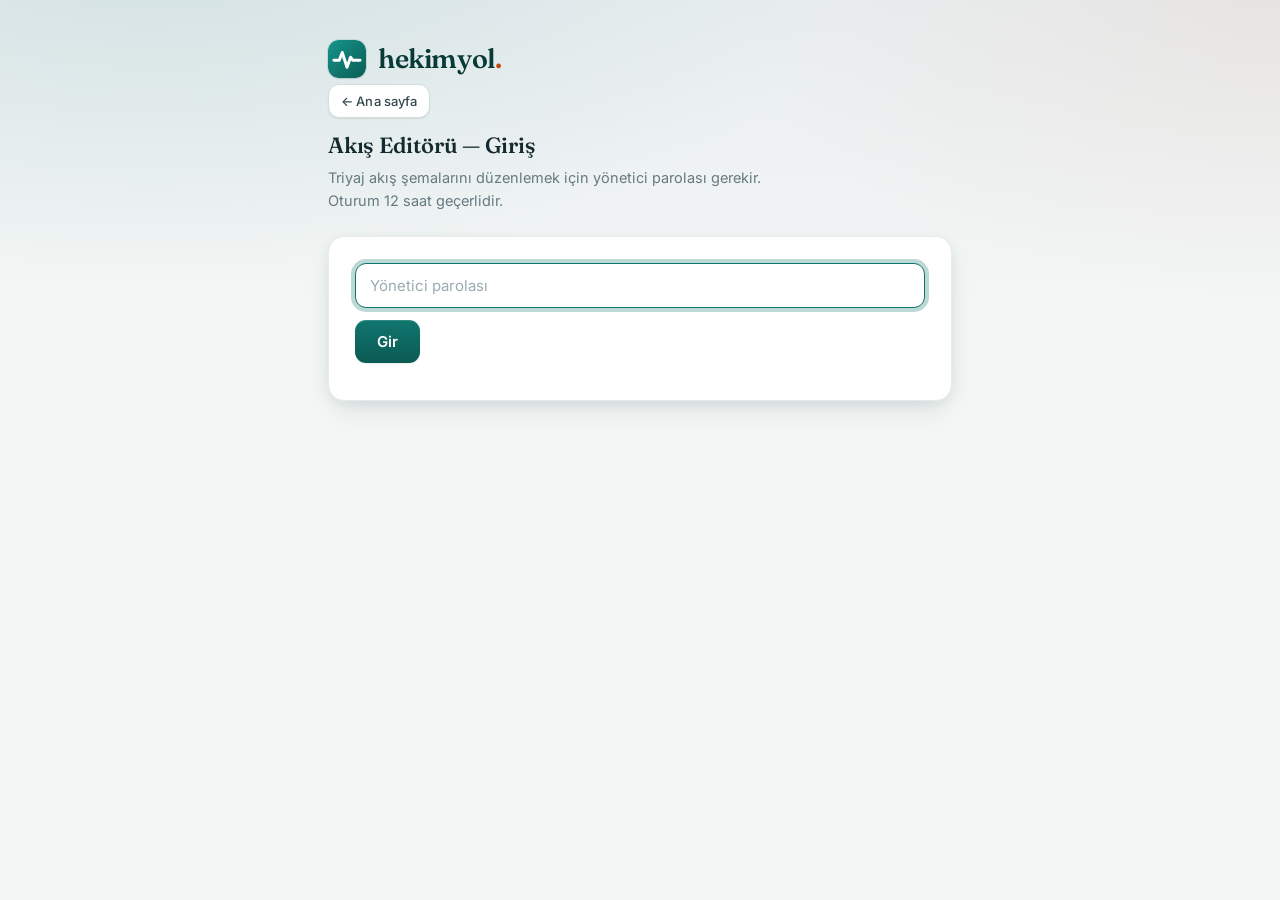
<file: static/admin-login.html>
<!doctype html>
<html lang="tr">
<head>
<meta charset="utf-8">
<meta name="viewport" content="width=device-width, initial-scale=1">
<title>hekimyol — Akış Editörü Girişi</title>
<link rel="icon" type="image/svg+xml" href="/static/favicon.svg">
<link rel="preconnect" href="https://fonts.googleapis.com">
<link rel="preconnect" href="https://fonts.gstatic.com" crossorigin>
<link href="https://fonts.googleapis.com/css2?family=Fraunces:opsz,wght@9..144,400..600&family=Inter:wght@400;500;600&display=swap" rel="stylesheet">
<link rel="stylesheet" href="/static/style.css">
</head>
<body>
<div class="wrap">
  <a class="brand" href="/" aria-label="hekimyol ana sayfa">
    <svg class="mark" width="38" height="38" viewBox="0 0 64 64" aria-hidden="true">
      <defs>
        <linearGradient id="bm" x1="0" y1="0" x2="64" y2="64" gradientUnits="userSpaceOnUse">
          <stop stop-color="#14958A"/><stop offset="1" stop-color="#0B5D55"/>
        </linearGradient>
      </defs>
      <rect width="64" height="64" rx="16" fill="url(#bm)"/>
      <path d="M10 34h9l5-13 8 25 6-17 3.5 5H54" fill="none" stroke="#fff"
            stroke-width="5" stroke-linecap="round" stroke-linejoin="round"/>
    </svg>
    <p class="brand-name">hekimyol<span class="dot">.</span></p>
  </a>
  <button type="button" class="tb home-btn" id="homeBtn">← Ana sayfa</button>
  <h1>Akış Editörü — Giriş</h1>
  <p class="sub">Triyaj akış şemalarını düzenlemek için yönetici parolası gerekir.
    Oturum 12 saat geçerlidir.</p>
  <div class="card">
    <input type="password" id="pw" placeholder="Yönetici parolası" autocomplete="current-password">
    <div style="margin-top:12px"><button id="go">Gir</button></div>
    <div class="err" id="err"></div>
  </div>
</div>
<script>
const $ = s => document.querySelector(s);
async function login() {
  const btn = $("#go");
  $("#err").textContent = "";
  btn.classList.add("loading"); btn.disabled = true;
  try {
    const r = await fetch("/api/admin/login", {
      method: "POST",
      headers: {"content-type": "application/json"},
      body: JSON.stringify({password: $("#pw").value}),
    });
    const d = await r.json().catch(() => ({}));
    if (!r.ok) throw new Error(d.detail || ("HTTP " + r.status));
    location.href = "/admin";
  } catch (e) {
    $("#err").textContent = e.message;
  } finally {
    btn.classList.remove("loading"); btn.disabled = false;
  }
}
$("#homeBtn").addEventListener("click", () => { location.href = "/"; });
$("#go").addEventListener("click", login);
$("#pw").addEventListener("keydown", e => { if (e.key === "Enter") login(); });
$("#pw").focus();
</script>
</body>
</html>
</file>
<file: static/style.css>
/* ============================================================
   hekimyol — premium visual layer
   Fonts:  Fraunces (display serif, headings) + Inter (text)
   Palette: deep teal ink, saturated clinical teal primary,
            warm terracotta accent, refined cool neutrals.
   ============================================================ */

:root {
  /* neutrals */
  --bg-1:#f3f6f5;
  --bg-2:#e9eef0;
  --bg-3:#eef0f6;
  --card:#ffffff;
  --ink:#132a2e;
  --ink-soft:#33474d;
  --muted:#657a82;
  --line:#e4ebe9;
  --line-strong:#d3dddb;

  /* brand */
  --primary:#0f766e;
  --primary-ink:#0b5a54;
  --primary-deep:#083b37;
  --primary-tint:#e4f1ef;
  --primary-ring:rgba(15,118,110,.28);
  --accent:#c2470c;
  --accent-tint:#fbeadf;

  /* urgency — designed, still clearly differentiated */
  --acil:#c62828;      --acil-ink:#8f1d1d;   --acil-tint:#fcebe9;   --acil-line:#f0c5c1;
  --amber:#b45309;     --amber-ink:#8a3f07;  --amber-tint:#fdf1e2;  --amber-line:#f0d8b4;
  --planli:#1b7a4b;    --planli-ink:#125b37; --planli-tint:#e6f4ec; --planli-line:#c2e2cf;

  /* elevation */
  --shadow-sm:0 1px 2px rgba(19,42,46,.05), 0 1px 1px rgba(19,42,46,.04);
  --shadow-md:0 4px 12px rgba(19,42,46,.06), 0 12px 32px -8px rgba(19,42,46,.12);
  --shadow-lg:0 8px 24px rgba(19,42,46,.08), 0 28px 60px -16px rgba(19,42,46,.18);

  --radius:16px;
  --radius-sm:11px;
  --ease:cubic-bezier(.22,.61,.36,1);

  --font-display:"Fraunces","Newsreader",Georgia,"Times New Roman",serif;
  --font-text:"Inter",-apple-system,BlinkMacSystemFont,"Segoe UI",Roboto,sans-serif;
}

* { box-sizing:border-box; }

html { -webkit-text-size-adjust:100%; }

body {
  margin:0;
  font-family:var(--font-text);
  font-size:16px;
  line-height:1.6;
  color:var(--ink);
  background:var(--bg-1);
  background-image:
    radial-gradient(1200px 600px at 12% -8%, rgba(15,118,110,.10), transparent 60%),
    radial-gradient(1000px 560px at 100% 0%, rgba(194,71,12,.06), transparent 55%),
    linear-gradient(180deg, var(--bg-2) 0%, var(--bg-1) 34%, var(--bg-1) 100%);
  background-attachment:fixed;
  -webkit-font-smoothing:antialiased;
  text-rendering:optimizeLegibility;
}

.wrap {
  max-width:660px;
  margin:0 auto;
  padding:40px 18px 88px;
}

/* ---------- header / wordmark ---------- */
.brand {
  display:flex;
  align-items:center;
  gap:12px;
  margin-bottom:6px;
  text-decoration:none;
  color:inherit;
}
.brand .mark {
  flex:0 0 auto;
  width:38px; height:38px;
  border-radius:11px;
  box-shadow:var(--shadow-sm), 0 0 0 1px rgba(15,118,110,.12);
  animation:markIn .7s var(--ease) both;
}
.brand-name {
  font-family:var(--font-display);
  font-optical-sizing:auto;
  font-weight:600;
  font-size:27px;
  letter-spacing:-.015em;
  color:var(--primary-deep);
  margin:0;
  line-height:1.1;
}
.brand-name .dot { color:var(--accent); }

h1 {
  font-family:var(--font-display);
  font-optical-sizing:auto;
  font-weight:560;
  font-size:22px;
  letter-spacing:-.01em;
  line-height:1.25;
  margin:0 0 6px;
  color:var(--ink);
}

.sub {
  color:var(--muted);
  font-size:14.5px;
  margin:0 0 24px;
  max-width:52ch;
}

/* ---------- disclaimer ---------- */
.disclaimer {
  position:relative;
  background:linear-gradient(180deg, #fff9ef, #fef4e4);
  border:1px solid var(--amber-line);
  border-radius:var(--radius-sm);
  padding:12px 14px 12px 40px;
  font-size:13px;
  line-height:1.55;
  color:#6b4e12;
  margin-bottom:22px;
  box-shadow:var(--shadow-sm);
  animation:fadeSlide .5s var(--ease) both;
}
.disclaimer::before {
  content:"";
  position:absolute;
  left:14px; top:13px;
  width:16px; height:16px;
  background:currentColor;
  -webkit-mask:no-repeat center/contain url("data:image/svg+xml,%3Csvg xmlns='http://www.w3.org/2000/svg' viewBox='0 0 24 24'%3E%3Cpath d='M12 2 1 21h22L12 2Zm0 6a1 1 0 0 1 1 1v5a1 1 0 0 1-2 0V9a1 1 0 0 1 1-1Zm0 10.5a1.25 1.25 0 1 1 0-2.5 1.25 1.25 0 0 1 0 2.5Z'/%3E%3C/svg%3E");
          mask:no-repeat center/contain url("data:image/svg+xml,%3Csvg xmlns='http://www.w3.org/2000/svg' viewBox='0 0 24 24'%3E%3Cpath d='M12 2 1 21h22L12 2Zm0 6a1 1 0 0 1 1 1v5a1 1 0 0 1-2 0V9a1 1 0 0 1 1-1Zm0 10.5a1.25 1.25 0 1 1 0-2.5 1.25 1.25 0 0 1 0 2.5Z'/%3E%3C/svg%3E");
  opacity:.75;
}

/* ---------- cards ---------- */
.card {
  background:var(--card);
  border:1px solid var(--line);
  border-radius:var(--radius);
  padding:26px;
  margin-bottom:16px;
  box-shadow:var(--shadow-md);
  animation:cardIn .5s var(--ease) both;
}
.card[hidden] { display:none; }

/* ---------- consent ---------- */
label.consent {
  display:flex;
  gap:12px;
  align-items:flex-start;
  margin:14px 0;
  padding:12px 14px;
  font-size:14px;
  line-height:1.55;
  color:var(--ink-soft);
  cursor:pointer;
  border:1px solid var(--line);
  border-radius:var(--radius-sm);
  background:#fbfdfc;
  transition:border-color .18s var(--ease), background .18s var(--ease), box-shadow .18s var(--ease);
}
label.consent:hover { border-color:var(--line-strong); background:#f7faf9; }
label.consent:has(input:checked) {
  border-color:var(--primary-ring);
  background:var(--primary-tint);
  box-shadow:0 0 0 3px var(--primary-ring);
}
label.consent b { color:var(--primary-ink); }

label.consent input {
  appearance:none;
  -webkit-appearance:none;
  flex:0 0 auto;
  width:19px; height:19px;
  margin-top:2px;
  border:1.5px solid var(--line-strong);
  border-radius:6px;
  background:#fff;
  cursor:pointer;
  display:grid;
  place-content:center;
  transition:background .16s var(--ease), border-color .16s var(--ease), transform .12s var(--ease);
}
label.consent input:hover { border-color:var(--primary); }
label.consent input:active { transform:scale(.9); }
label.consent input::before {
  content:"";
  width:11px; height:11px;
  transform:scale(0);
  transform-origin:center;
  transition:transform .16s var(--ease);
  background:#fff;
  -webkit-clip-path:polygon(14% 44%, 0 60%, 40% 100%, 100% 20%, 86% 6%, 38% 66%);
          clip-path:polygon(14% 44%, 0 60%, 40% 100%, 100% 20%, 86% 6%, 38% 66%);
}
label.consent input:checked {
  background:var(--primary);
  border-color:var(--primary);
}
label.consent input:checked::before { transform:scale(1); }
label.consent input:focus-visible {
  outline:none;
  box-shadow:0 0 0 3px var(--primary-ring);
}

/* ---------- form fields ---------- */
textarea,
input[type=text],
input[type=password] {
  width:100%;
  border:1px solid var(--line-strong);
  border-radius:var(--radius-sm);
  padding:12px 14px;
  font-family:inherit;
  font-size:15px;
  color:var(--ink);
  background:#fff;
  transition:border-color .18s var(--ease), box-shadow .18s var(--ease);
}
textarea::placeholder,
input::placeholder { color:#9aabb1; }
textarea:focus,
input[type=text]:focus,
input[type=password]:focus {
  outline:none;
  border-color:var(--primary);
  box-shadow:0 0 0 4px var(--primary-ring);
}
textarea {
  min-height:104px;
  resize:vertical;
  line-height:1.6;
}

/* ---------- buttons ---------- */
button {
  position:relative;
  background:linear-gradient(180deg, var(--primary) 0%, var(--primary-ink) 100%);
  color:#fff;
  border:0;
  border-radius:var(--radius-sm);
  padding:12px 22px;
  font-family:inherit;
  font-size:15px;
  font-weight:600;
  letter-spacing:.01em;
  cursor:pointer;
  box-shadow:var(--shadow-sm), inset 0 1px 0 rgba(255,255,255,.14);
  transition:transform .14s var(--ease), box-shadow .18s var(--ease), filter .18s var(--ease);
}
button:hover { filter:brightness(1.06); box-shadow:var(--shadow-md); }
button:active { transform:translateY(1px) scale(.99); }
button:focus-visible { outline:none; box-shadow:0 0 0 4px var(--primary-ring); }
button:disabled { opacity:.5; cursor:not-allowed; filter:none; box-shadow:var(--shadow-sm); }

button.loading { color:transparent; pointer-events:none; }
button.loading::after {
  content:"";
  position:absolute;
  inset:0;
  margin:auto;
  width:17px; height:17px;
  border:2px solid rgba(255,255,255,.4);
  border-top-color:#fff;
  border-radius:50%;
  animation:spin .7s linear infinite;
}

/* option buttons — staggered entrance + micro-interaction */
button.opt {
  display:block;
  width:100%;
  text-align:left;
  background:#fff;
  color:var(--ink);
  border:1px solid var(--line-strong);
  margin:10px 0;
  padding:14px 16px;
  font-weight:500;
  line-height:1.45;
  box-shadow:var(--shadow-sm);
  animation:optIn .34s var(--ease) both;
}
button.opt:nth-child(1) { animation-delay:.03s; }
button.opt:nth-child(2) { animation-delay:.09s; }
button.opt:nth-child(3) { animation-delay:.15s; }
button.opt:nth-child(4) { animation-delay:.21s; }
button.opt:nth-child(5) { animation-delay:.27s; }
button.opt:nth-child(6) { animation-delay:.33s; }
button.opt::after {
  content:"\2192";
  float:right;
  margin-left:12px;
  color:var(--muted);
  opacity:0;
  transform:translateX(-4px);
  transition:opacity .18s var(--ease), transform .18s var(--ease);
}
button.opt:hover {
  border-color:var(--primary);
  background:var(--primary-tint);
  transform:translateY(-1px);
  box-shadow:var(--shadow-md);
}
button.opt:hover::after { opacity:1; transform:translateX(0); color:var(--primary-ink); }
button.opt:active { transform:translateY(0) scale(.995); }

/* ---------- starting-point chips ---------- */
.chips-label { margin:2px 0 10px; }
.chips-label[hidden] { display:none; }
.chips-hint { color:var(--muted); }
.chips {
  display:flex;
  flex-wrap:wrap;
  gap:8px;
  margin:0 0 16px;
}
.chips[hidden] { display:none; }

button.chip {
  width:auto;
  display:inline-flex;
  align-items:center;
  background:#fbfdfc;
  color:var(--ink-soft);
  border:1px solid var(--line-strong);
  border-radius:999px;
  padding:8px 15px;
  font-size:13.5px;
  font-weight:500;
  letter-spacing:0;
  box-shadow:var(--shadow-sm);
  animation:optIn .34s var(--ease) both;
}
button.chip:hover {
  border-color:var(--primary);
  background:var(--primary-tint);
  color:var(--primary-ink);
  transform:translateY(-1px);
  box-shadow:var(--shadow-md);
}
button.chip:active { transform:translateY(0) scale(.98); }
button.chip.active,
button.chip.active:hover {
  background:linear-gradient(180deg, var(--primary) 0%, var(--primary-ink) 100%);
  border-color:var(--primary);
  color:#fff;
  box-shadow:var(--shadow-sm), inset 0 1px 0 rgba(255,255,255,.14);
}

/* ---------- question text ---------- */
.qtext {
  font-family:var(--font-display);
  font-optical-sizing:auto;
  font-weight:540;
  font-size:19px;
  line-height:1.35;
  letter-spacing:-.005em;
  color:var(--ink);
  margin-bottom:14px;
}

/* ============================================================
   Flow: one question at a time. Each question + its options is a
   single .screen inside .stage; answering glides the whole block
   out to the left while the next glides in from the right.
   ============================================================ */
.card.flow {
  padding:40px 34px 34px;
  overflow:hidden;          /* clip the horizontal glide */
}

.stage {
  position:relative;
  transition:min-height .3s var(--ease);
}

.screen { animation:screenIn .42s var(--ease) both; }

/* the outgoing screen is lifted out of flow so the incoming one
   takes its place immediately — no vertical jump between questions */
.screen.screen-out {
  position:absolute;
  inset:0;
  pointer-events:none;
  animation:screenOut .26s var(--ease) both;
}

/* quiet, honest step marker — replaces the old cosmetic progress bar */
.qstep {
  margin:0 0 14px;
  font-size:11.5px;
  font-weight:600;
  letter-spacing:.12em;
  text-transform:uppercase;
  color:var(--muted);
  opacity:.75;
}

/* big display type, generous whitespace */
.card.flow .qtext {
  font-size:30px;
  font-weight:560;
  line-height:1.22;
  letter-spacing:-.018em;
  margin:0 0 30px;
  max-width:22ch;
  text-wrap:balance;
}
/* long clinical questions step down a size instead of towering */
.card.flow .qtext.long { font-size:24px; line-height:1.28; max-width:30ch; }

.card.flow .qopts { margin:0; }
.card.flow button.opt {
  margin:0 0 12px;
  padding:18px 20px;
  font-size:16.5px;
  border-radius:var(--radius);
}
.card.flow button.opt:last-child { margin-bottom:0; }
.card.flow button.opt:disabled { opacity:1; }

@media (max-width:480px) {
  .card.flow { padding:28px 20px 22px; }
  .card.flow .qtext { font-size:24px; max-width:none; }
  .card.flow button.opt { padding:15px 16px; font-size:15.5px; }
}

/* ---------- safety footer ---------- */
.safety {
  margin:26px 2px 0;
  font-size:12.5px;
  line-height:1.55;
  color:var(--muted);
  max-width:56ch;
}

/* ---------- outcome ---------- */
#outcome { position:relative; overflow:hidden; }
#outcome::before {
  content:"";
  position:absolute;
  inset:0 0 auto 0;
  height:4px;
  background:linear-gradient(90deg, var(--primary), var(--accent));
  opacity:.9;
}
#outcome h1 {
  font-size:24px;
  font-weight:600;
  margin:14px 0 8px;
  animation:fadeSlide .5s var(--ease) .08s both;
}
#outcome #advice { animation:fadeSlide .5s var(--ease) .14s both; }
#bringWrap {
  margin-top:16px;
  padding:14px 16px;
  background:#f8faf9;
  border:1px solid var(--line);
  border-radius:var(--radius-sm);
  font-size:14px;
  animation:fadeSlide .5s var(--ease) .2s both;
}
#bringWrap[hidden] { display:none; }
#reportLine {
  margin-top:18px;
  padding-top:16px;
  border-top:1px dashed var(--line-strong);
}
#reportLine b {
  display:inline-block;
  font-family:var(--font-text);
  font-weight:600;
  letter-spacing:.04em;
  background:var(--primary-tint);
  color:var(--primary-ink);
  padding:3px 9px;
  border-radius:7px;
}

/* ---------- icon-only copy button ---------- */
/* overrides the default gradient button: quiet, square, icon-sized */
button.copy-btn {
  display:inline-flex;
  align-items:center;
  gap:6px;
  vertical-align:middle;
  margin-left:8px;
  width:28px; height:28px;
  padding:0;
  background:#fff;
  color:var(--muted);
  border:1px solid var(--line-strong);
  border-radius:8px;
  box-shadow:var(--shadow-sm);
  font-size:12px;
  font-weight:600;
  letter-spacing:0;
  transition:color .16s var(--ease), border-color .16s var(--ease),
             background .16s var(--ease), width .18s var(--ease);
}
button.copy-btn:hover {
  filter:none;
  color:var(--primary-ink);
  border-color:var(--primary);
  background:var(--primary-tint);
  box-shadow:var(--shadow-sm);
}
button.copy-btn:active { transform:translateY(0) scale(.94); }
button.copy-btn svg { flex:0 0 auto; display:block; }
button.copy-btn.done {
  width:auto;
  padding:0 10px 0 8px;
  color:var(--planli-ink);
  border-color:var(--planli-line);
  background:var(--planli-tint);
}
.copy-lbl { white-space:nowrap; }

/* ---------- report-code QR tile ---------- */
.qr-tile { margin-top:14px; }
.qr-tile[hidden] { display:none; }
.qr-frame {
  display:inline-block;
  padding:12px;
  background:#fff;
  border:1px solid var(--line);
  border-radius:var(--radius-sm);
  box-shadow:var(--shadow-sm);
  line-height:0;
  animation:fadeSlide .5s var(--ease) .26s both;
}
.qr-frame canvas { display:block; width:160px; height:160px; border-radius:4px; }
.qr-cap {
  margin:8px 2px 0;
  font-size:12.5px;
  color:var(--muted);
}

/* ---------- badge ---------- */
.badge {
  display:inline-flex;
  align-items:center;
  gap:7px;
  padding:6px 14px 6px 12px;
  border-radius:999px;
  font-size:12.5px;
  font-weight:700;
  letter-spacing:.06em;
  text-transform:uppercase;
  border:1px solid transparent;
  animation:badgePop .5s var(--ease) both;
}
.badge::before {
  font-size:13px;
  line-height:1;
  font-weight:400;
}
.badge.acil {
  background:var(--acil-tint);
  color:var(--acil-ink);
  border-color:var(--acil-line);
}
.badge.acil::before { content:"\26A0\FE0F"; }
.badge.acil::after {
  content:"";
  width:7px; height:7px;
  border-radius:50%;
  background:var(--acil);
  box-shadow:0 0 0 0 var(--acil);
  animation:pulse 1.8s ease-out infinite;
}
.badge.\32 4_saat {
  background:var(--amber-tint);
  color:var(--amber-ink);
  border-color:var(--amber-line);
}
.badge.\32 4_saat::before { content:"\23F1\FE0F"; }
.badge.planli {
  background:var(--planli-tint);
  color:var(--planli-ink);
  border-color:var(--planli-line);
}
.badge.planli::before { content:"\2713"; font-weight:700; }

/* ---------- misc ---------- */
ul { margin:8px 0 0; padding-left:20px; }
li { margin:3px 0; }

.err {
  color:var(--acil-ink);
  font-size:13.5px;
  margin-top:10px;
  min-height:1px;
}
.err:not(:empty) {
  padding:9px 12px;
  background:var(--acil-tint);
  border:1px solid var(--acil-line);
  border-radius:9px;
  animation:fadeSlide .3s var(--ease) both;
}

pre {
  white-space:pre-wrap;
  word-wrap:break-word;
  background:linear-gradient(180deg, #fbfdfc, #f6f9f8);
  border:1px solid var(--line);
  border-radius:var(--radius-sm);
  padding:20px;
  font-family:"Inter",ui-monospace,SFMono-Regular,Menlo,monospace;
  font-size:13.5px;
  line-height:1.7;
  color:var(--ink-soft);
  box-shadow:var(--shadow-sm);
  overflow-x:auto;
}
#meta {
  font-size:13px;
  color:var(--muted);
  margin:0 0 14px;
  padding-bottom:12px;
  border-bottom:1px solid var(--line);
}

a { color:var(--primary-ink); text-underline-offset:2px; }

/* ============================================================
   Ön Konsültasyon Raporu (/doctor) — rendered clinical document.
   Scoped to .report; reuses the tokens + Fraunces/Inter above.
   ============================================================ */
.report {
  color:var(--ink-soft);
  font-size:15px;
  line-height:1.62;
  animation:fadeSlide .45s var(--ease) both;
}

.report .rp-title {
  font-family:var(--font-display);
  font-optical-sizing:auto;
  font-weight:600;
  font-size:25px;
  line-height:1.22;
  letter-spacing:-.015em;
  color:var(--primary-deep);
  margin:0 0 4px;
  text-wrap:balance;
}
.report .rp-title + .rp-note { margin-top:16px; }

.report .rp-h2 {
  font-family:var(--font-text);
  font-size:11.5px;
  font-weight:700;
  letter-spacing:.13em;
  text-transform:uppercase;
  color:var(--muted);
  margin:30px 0 12px;
  padding-bottom:7px;
  border-bottom:1px solid var(--line);
}

/* the "Teşhis değildir" disclaimer — soft amber callout */
.report .rp-note {
  position:relative;
  margin:0 0 20px;
  padding:13px 15px 13px 42px;
  font-size:13.5px;
  line-height:1.55;
  color:var(--amber-ink);
  background:linear-gradient(180deg, #fff9ef, #fef4e4);
  border:1px solid var(--amber-line);
  border-radius:var(--radius-sm);
}
.report .rp-note::before {
  content:"";
  position:absolute;
  left:15px; top:15px;
  width:15px; height:15px;
  background:currentColor;
  opacity:.7;
  -webkit-mask:no-repeat center/contain url("data:image/svg+xml,%3Csvg xmlns='http://www.w3.org/2000/svg' viewBox='0 0 24 24'%3E%3Cpath d='M12 2 1 21h22L12 2Zm0 6a1 1 0 0 1 1 1v5a1 1 0 0 1-2 0V9a1 1 0 0 1 1-1Zm0 10.5a1.25 1.25 0 1 1 0-2.5 1.25 1.25 0 0 1 0 2.5Z'/%3E%3C/svg%3E");
          mask:no-repeat center/contain url("data:image/svg+xml,%3Csvg xmlns='http://www.w3.org/2000/svg' viewBox='0 0 24 24'%3E%3Cpath d='M12 2 1 21h22L12 2Zm0 6a1 1 0 0 1 1 1v5a1 1 0 0 1-2 0V9a1 1 0 0 1 1-1Zm0 10.5a1.25 1.25 0 1 1 0-2.5 1.25 1.25 0 0 1 0 2.5Z'/%3E%3C/svg%3E");
}

/* the de-identified complaint — quiet callout with a rail */
.report .rp-quiet {
  margin:0 0 4px;
  padding:13px 16px;
  background:#fbfdfc;
  border:1px solid var(--line);
  border-left:3px solid var(--primary-ring);
  border-radius:var(--radius-sm);
}
.report .rp-label {
  display:block;
  font-size:11px;
  font-weight:700;
  letter-spacing:.09em;
  text-transform:uppercase;
  color:var(--muted);
  margin-bottom:5px;
}
.report .rp-quiet p {
  margin:0;
  font-size:15.5px;
  line-height:1.55;
  color:var(--ink);
}

/* "Yanıt Akışı" — numbered timeline */
.report .rp-trail {
  list-style:none;
  margin:0;
  padding:0 0 0 34px;
  counter-reset:rp;
  position:relative;
}
.report .rp-trail::before {
  content:"";
  position:absolute;
  left:11px; top:9px; bottom:9px;
  width:1px;
  background:var(--line);
}
.report .rp-trail li {
  counter-increment:rp;
  position:relative;
  margin:0 0 16px;
}
.report .rp-trail li:last-child { margin-bottom:0; }
.report .rp-trail li::before {
  content:counter(rp);
  position:absolute;
  left:-34px; top:1px;
  width:23px; height:23px;
  border-radius:50%;
  background:var(--primary-tint);
  color:var(--primary-ink);
  border:1px solid #fff;
  box-shadow:0 0 0 1px var(--primary-ring);
  font-size:11.5px;
  font-weight:700;
  display:grid;
  place-content:center;
}
.report .rp-q {
  font-family:var(--font-display);
  font-optical-sizing:auto;
  font-weight:540;
  font-size:15.5px;
  line-height:1.38;
  color:var(--ink);
}
.report .rp-a {
  margin-top:3px;
  font-size:14.5px;
  color:var(--ink-soft);
}
.report .rp-a::before {
  content:"\2192";
  margin-right:7px;
  color:var(--primary);
}
.report .rp-flag {
  display:inline-block;
  margin-left:9px;
  padding:2px 9px 2px 7px;
  border-radius:999px;
  font-size:11.5px;
  font-weight:600;
  line-height:1.5;
  color:var(--amber-ink);
  background:var(--amber-tint);
  border:1px solid var(--amber-line);
  white-space:nowrap;
}
.report .rp-flag::before { content:"\26A0\FE0F"; margin-right:5px; font-weight:400; }

/* "Sonuç" — the prominent block */
.report .rp-facts {
  margin:0;
  padding:6px 18px;
  background:linear-gradient(180deg, #fbfdfc, #f4f8f7);
  border:1px solid var(--line-strong);
  border-radius:var(--radius-sm);
  box-shadow:var(--shadow-sm);
}
.report .rp-row {
  display:flex;
  align-items:baseline;
  gap:14px;
  flex-wrap:wrap;
  padding:11px 0;
  border-bottom:1px solid var(--line);
}
.report .rp-row:last-child { border-bottom:0; }
.report .rp-facts dt {
  flex:0 0 auto;
  width:172px;
  font-size:11.5px;
  font-weight:700;
  letter-spacing:.06em;
  text-transform:uppercase;
  color:var(--muted);
}
.report .rp-facts dd {
  flex:1 1 220px;
  margin:0;
  min-width:0;
  font-size:15px;
  font-weight:500;
  color:var(--ink);
}
.report .rp-facts .badge { animation:none; }

/* the "Kaynak" footnote sits directly under its heading */
.report .rp-p { margin:0 0 10px; }
.report .rp-h2 + .rp-p {
  font-size:13px;
  line-height:1.55;
  color:var(--muted);
}
.report > *:last-child { margin-bottom:0; }

@media (max-width:480px) {
  .report .rp-title { font-size:21px; }
  .report .rp-facts dt { width:auto; flex-basis:100%; }
  .report .rp-trail { padding-left:30px; }
  .report .rp-trail li::before { left:-30px; }
}

/* ---------- keyframes ---------- */
@keyframes cardIn   { from { opacity:0; transform:translateY(14px); } }
@keyframes fadeSlide{ from { opacity:0; transform:translateY(8px); } }
@keyframes optIn    { from { opacity:0; transform:translateY(10px) scale(.985); } }
@keyframes markIn   { from { opacity:0; transform:scale(.6) rotate(-12deg); } }
@keyframes badgePop { 0% { opacity:0; transform:scale(.82); } 60% { transform:scale(1.04); } 100% { opacity:1; transform:scale(1); } }
@keyframes spin     { to { transform:rotate(360deg); } }
@keyframes screenIn  { from { opacity:0; transform:translateX(34px); } }
@keyframes screenOut { to   { opacity:0; transform:translateX(-34px); } }
@keyframes pulse {
  0%   { box-shadow:0 0 0 0 rgba(198,40,40,.5); }
  70%  { box-shadow:0 0 0 7px rgba(198,40,40,0); }
  100% { box-shadow:0 0 0 0 rgba(198,40,40,0); }
}

/* ---------- reduced motion ---------- */
@media (prefers-reduced-motion: reduce) {
  *, *::before, *::after {
    animation-duration:.001ms !important;
    animation-iteration-count:1 !important;
    transition-duration:.001ms !important;
    scroll-behavior:auto !important;
  }
  /* no horizontal glide — screens simply replace one another */
  .stage { transition:none !important; }
  .screen, .screen.screen-out { animation:none !important; }
  .screen.screen-out { opacity:0; }
}

/* ============================================================
   Akış editörü (/admin) — scoped to .admin-body + Drawflow theming.
   Reuses the tokens above; no new palette.
   ============================================================ */
.admin-body { height:100vh; overflow:hidden; }
.admin-body #app[hidden] { display:none; }
.admin-body #app {
  display:flex;
  flex-direction:column;
  height:100vh;
}

.adm-top {
  display:flex;
  align-items:center;
  gap:11px;
  flex-wrap:wrap;
  padding:10px 16px;
  background:rgba(255,255,255,.86);
  backdrop-filter:blur(10px);
  border-bottom:1px solid var(--line);
  box-shadow:var(--shadow-sm);
  z-index:5;
}
.adm-brand { display:flex; align-items:center; gap:9px; }
.adm-brand .brand-name { font-size:19px; }
.adm-brand-link {
  display:flex; align-items:center; gap:9px;
  text-decoration:none; color:inherit;
}
.adm-tag {
  font-size:11px; font-weight:600; letter-spacing:.08em; text-transform:uppercase;
  color:var(--primary-ink); background:var(--primary-tint);
  border:1px solid var(--primary-ring); border-radius:999px; padding:3px 9px;
}
.adm-tools { display:flex; gap:7px; flex-wrap:wrap; }
.adm-right { margin-left:auto; display:flex; align-items:center; gap:12px; }
.adm-dirty {
  font-size:12px; font-weight:600; color:var(--amber-ink);
  background:var(--amber-tint); border:1px solid var(--amber-line);
  border-radius:999px; padding:3px 10px;
}
.adm-dirty[hidden] { display:none; }

.adm-select {
  font-family:inherit; font-size:14px; color:var(--ink);
  background:#fff; border:1px solid var(--line-strong);
  border-radius:var(--radius-sm); padding:8px 11px;
  flex:0 1 auto; min-width:150px; max-width:262px;
}
.adm-select:focus { outline:none; border-color:var(--primary); box-shadow:0 0 0 4px var(--primary-ring); }

/* small toolbar buttons — quieter than the primary button */
button.tb {
  background:#fff; color:var(--ink-soft);
  border:1px solid var(--line-strong);
  padding:8px 12px; font-size:13px; font-weight:500; white-space:nowrap;
  box-shadow:var(--shadow-sm);
}
button.tb:hover { background:var(--primary-tint); border-color:var(--primary); color:var(--primary-ink); filter:none; }
button.tb.mini { padding:5px 10px; font-size:12.5px; }
button.tb.home-btn { margin-bottom:14px; }
button.tb.danger { color:var(--acil-ink); border-color:var(--acil-line); background:var(--acil-tint); }
button.tb.danger:hover { background:#f9dcd8; border-color:var(--acil); color:var(--acil-ink); }

.adm-main { flex:1; display:flex; min-height:0; }
.adm-canvas { flex:1; min-width:0; position:relative; }
.adm-side {
  width:352px; flex:0 0 352px;
  background:var(--card);
  border-left:1px solid var(--line);
  overflow-y:auto;
  padding:18px;
  box-shadow:-8px 0 24px -18px rgba(19,42,46,.4);
}
.side-empty .hint, .hint { color:var(--muted); font-size:12.5px; font-weight:400; }
.adm-side kbd {
  font-family:inherit; font-size:11px; background:var(--bg-2);
  border:1px solid var(--line-strong); border-radius:5px; padding:1px 5px;
}

.adm-status {
  padding:7px 18px; font-size:12.5px; color:var(--muted);
  border-top:1px solid var(--line); background:rgba(255,255,255,.8);
  min-height:31px;
}
.adm-status.ok   { color:var(--planli-ink); background:var(--planli-tint); }
.adm-status.warn { color:var(--amber-ink);  background:var(--amber-tint); }

/* ---------- side-panel form ---------- */
.sf-head { display:flex; align-items:center; gap:8px; margin-bottom:14px; }
.sf-kind {
  font-size:11px; font-weight:700; letter-spacing:.07em; text-transform:uppercase;
  border-radius:999px; padding:3px 10px;
}
.sf-kind.k-q { background:var(--primary-tint); color:var(--primary-ink); }
.sf-kind.k-o { background:var(--accent-tint);  color:var(--accent); }
.sf-l {
  display:block; margin:15px 0 6px;
  font-size:12px; font-weight:600; letter-spacing:.03em;
  text-transform:uppercase; color:var(--muted);
}
.adm-side textarea { min-height:78px; font-size:14px; }
.adm-side input[type=text], .adm-side .adm-select { width:100%; font-size:14px; padding:9px 11px; }

.opt-row {
  display:flex; gap:9px; align-items:flex-start;
  border:1px solid var(--line); border-radius:var(--radius-sm);
  padding:10px; margin-bottom:8px; background:#fbfdfc;
}
.opt-n {
  flex:0 0 auto; width:22px; height:22px; border-radius:50%;
  background:var(--primary); color:#fff;
  font-size:12px; font-weight:700;
  display:grid; place-content:center;
}
.opt-f { flex:1; min-width:0; display:flex; flex-direction:column; gap:6px; }
.opt-next { margin:0; font-size:12px; color:var(--muted); }
.unwired, .nd-opts li.unwired { color:var(--acil-ink); }
.nd-opts li.unwired { text-decoration:underline dotted var(--acil-line); }

.sl-row { display:flex; gap:7px; align-items:center; margin-bottom:6px; }
.sl-row input { flex:1; min-width:0; }

/* ---------- graph nodes ---------- */
.drawflow { background:transparent; }
.drawflow .drawflow-node {
  width:246px; padding:0;
  background:var(--card);
  border:1px solid var(--line-strong);
  border-radius:var(--radius-sm);
  box-shadow:var(--shadow-md);
  transition:box-shadow .18s var(--ease), border-color .18s var(--ease);
}
.drawflow .drawflow-node:hover { border-color:var(--primary-ring); box-shadow:var(--shadow-lg); }
.drawflow .drawflow-node.selected {
  border-color:var(--primary);
  box-shadow:0 0 0 4px var(--primary-ring), var(--shadow-lg);
}
.drawflow .drawflow-node.is-start { border-color:var(--accent); }
.drawflow .drawflow-node .drawflow_content_node { padding:0; }

.nd { padding:12px 14px; }
.nd-head { display:flex; align-items:center; gap:7px; margin-bottom:7px; }
.nd-id {
  font-family:ui-monospace,SFMono-Regular,Menlo,monospace;
  font-size:11.5px; font-weight:600; color:var(--primary-ink);
  background:var(--primary-tint); border-radius:6px; padding:2px 7px;
}
.nd-o .nd-id { color:var(--accent); background:var(--accent-tint); }
.nd-start {
  font-size:10px; font-weight:700; letter-spacing:.07em;
  color:#fff; background:var(--accent); border-radius:999px; padding:2px 8px;
}
.nd-text {
  margin:0 0 8px; font-family:var(--font-display); font-optical-sizing:auto;
  font-weight:540; font-size:14px; line-height:1.35; color:var(--ink);
}
.nd-opts { margin:0; padding:0; list-style:none; font-size:12.5px; color:var(--ink-soft); }
.nd-opts li {
  display:flex; align-items:center; gap:6px;
  padding:3px 0; line-height:1.35;
}
.nd-opts .oi {
  flex:0 0 auto; width:16px; height:16px; border-radius:50%;
  background:var(--bg-2); color:var(--muted);
  font-size:10px; font-weight:700; display:grid; place-content:center;
}
.nd-opts .rf {
  font-style:normal; font-size:10px; color:var(--amber-ink);
  background:var(--amber-tint); border-radius:5px; padding:1px 5px;
}
.nd-urg {
  display:inline-block; font-size:10.5px; font-weight:700; letter-spacing:.06em;
  border-radius:999px; padding:2px 9px;
}
.nd-urg.u-acil    { background:var(--acil-tint);   color:var(--acil-ink); }
.nd-urg.u-24_saat { background:var(--amber-tint);  color:var(--amber-ink); }
.nd-urg.u-planli  { background:var(--planli-tint); color:var(--planli-ink); }
.nd-dep { margin:7px 0 3px; font-weight:600; font-size:13.5px; color:var(--ink); }
.nd-adv { margin:0; font-size:12px; line-height:1.45; color:var(--muted); }

/* ports + wires */
.drawflow .drawflow-node .input,
.drawflow .drawflow-node .output {
  width:13px; height:13px;
  border:2px solid var(--primary);
  background:#fff;
  box-shadow:var(--shadow-sm);
  transition:transform .14s var(--ease), background .14s var(--ease);
}
.drawflow .drawflow-node .input { left:-8px; }
.drawflow .drawflow-node .output { right:-8px; }
.drawflow .drawflow-node .output:hover,
.drawflow .drawflow-node .input:hover { background:var(--primary); transform:scale(1.22); }
.drawflow .connection .main-path { stroke:var(--primary); stroke-width:2.4px; }
.drawflow .connection .main-path:hover,
.drawflow .connection .main-path.selected { stroke:var(--accent); stroke-width:3.4px; }

/* ---------- confirm modal ---------- */
.modal-back {
  position:fixed; inset:0; z-index:60;
  display:grid; place-items:center;
  background:rgba(19,42,46,.45);
  backdrop-filter:blur(3px);
  animation:fadeSlide .2s var(--ease) both;
}
.modal-back[hidden] { display:none; }
.modal-back .modal {
  width:min(460px, calc(100vw - 32px));
  margin:0; animation:cardIn .26s var(--ease) both;
}
.modal-back .modal code {
  font-family:ui-monospace,SFMono-Regular,Menlo,monospace;
  background:var(--primary-tint); color:var(--primary-ink);
  border-radius:6px; padding:1px 7px;
}
.modal-actions { display:flex; justify-content:flex-end; gap:9px; margin-top:16px; }

/* ---------- doctor console: actions + QR scan pane ---------- */
.doc-actions { display:flex; align-items:center; gap:10px; margin-top:12px; flex-wrap:wrap; }

.qr-reader {
  margin-top:6px;
  min-height:180px;
  display:grid; place-items:center;
  background:var(--bg-2);
  border:1px solid var(--line-strong);
  border-radius:var(--radius-sm);
  overflow:hidden;
}
.qr-reader video, .qr-reader img, .qr-reader canvas { max-width:100%; display:block; }
.qr-reader:empty::before {
  content:"kamera bekleniyor…";
  color:var(--muted); font-size:13px;
}
.qr-upload {
  display:block;
  margin-top:14px;
  padding:12px 14px;
  border:1px dashed var(--line-strong);
  border-radius:var(--radius-sm);
  background:var(--primary-tint);
}
.qr-upload span { display:block; font-size:13px; color:var(--primary-ink); margin-bottom:8px; }
.qr-upload input[type=file] { font-size:13px; max-width:100%; }

@media (max-width:900px) {
  .adm-main { flex-direction:column; }
  .adm-side { width:auto; flex:0 0 44vh; border-left:0; border-top:1px solid var(--line); }
}

/* ---------- small screens ---------- */
@media (max-width:480px) {
  .wrap { padding:28px 14px 72px; }
  .card { padding:20px; }
  .brand-name { font-size:24px; }
}
</file>
